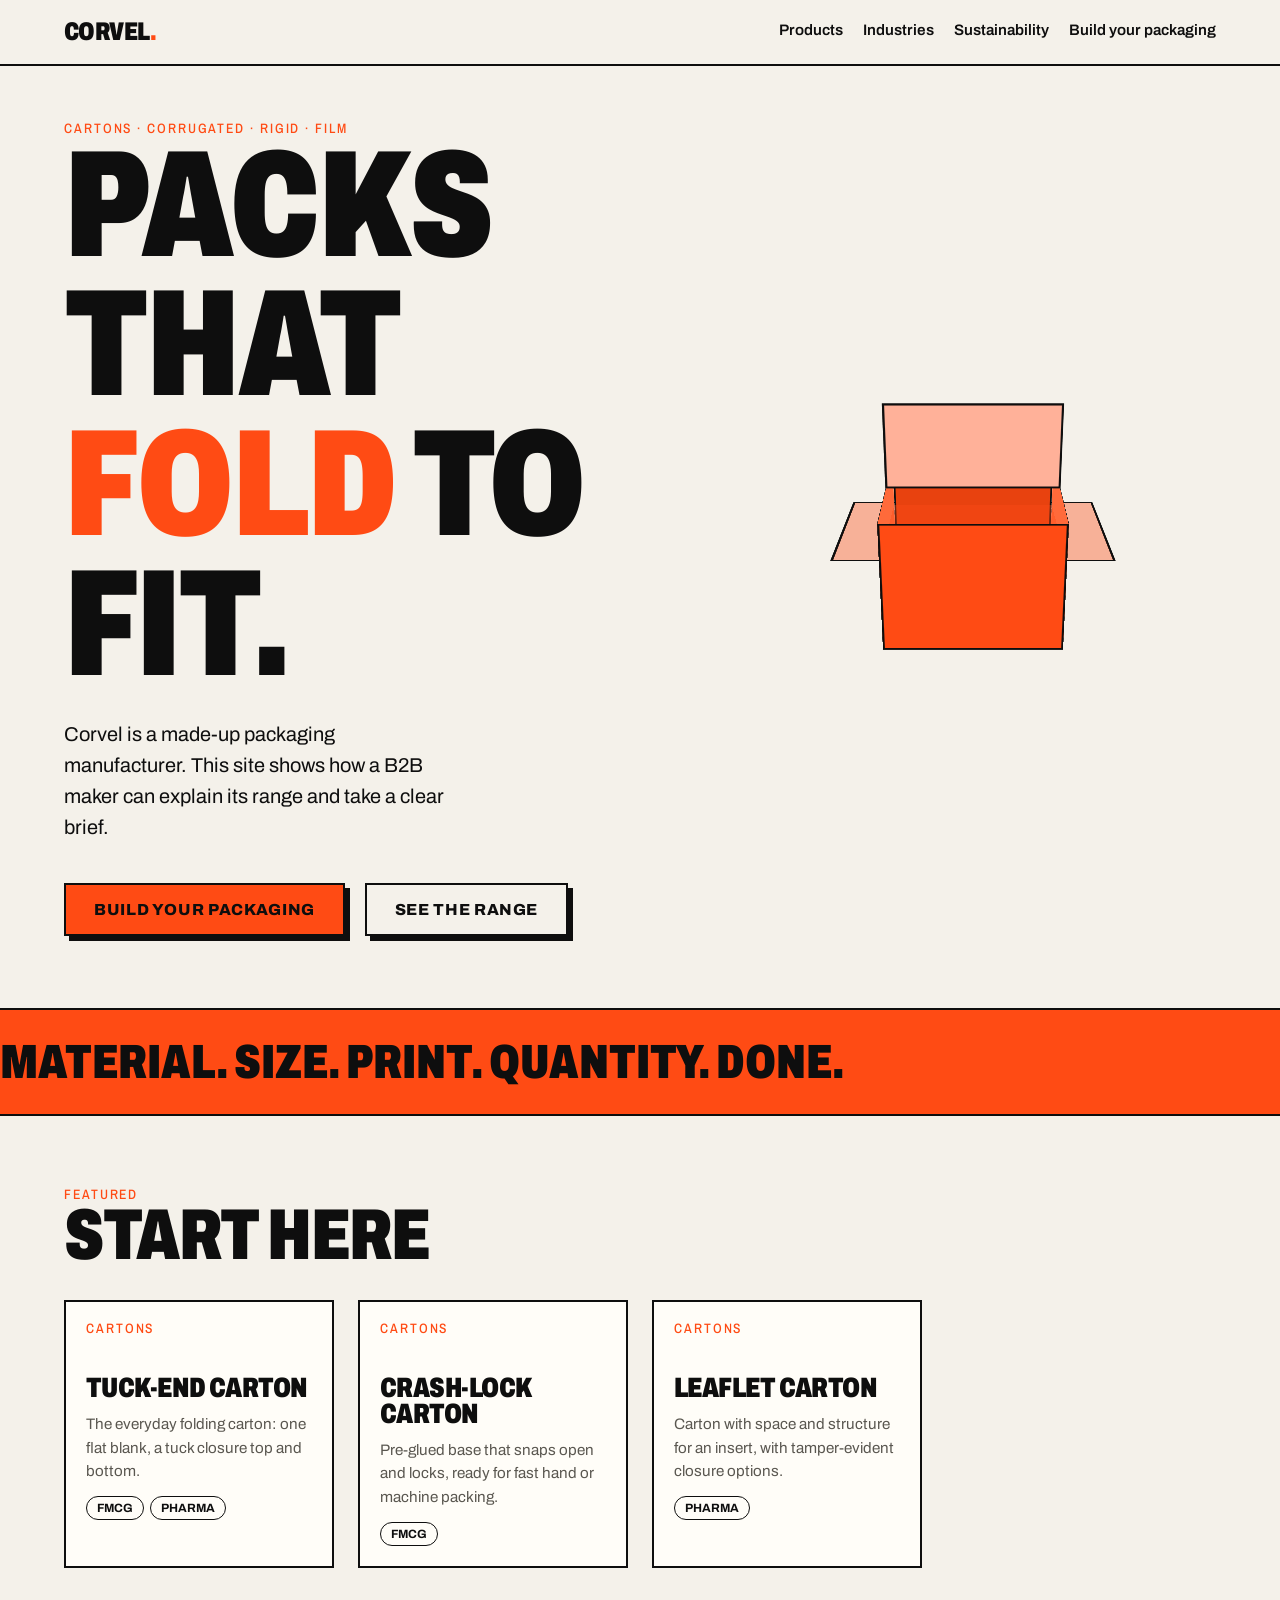
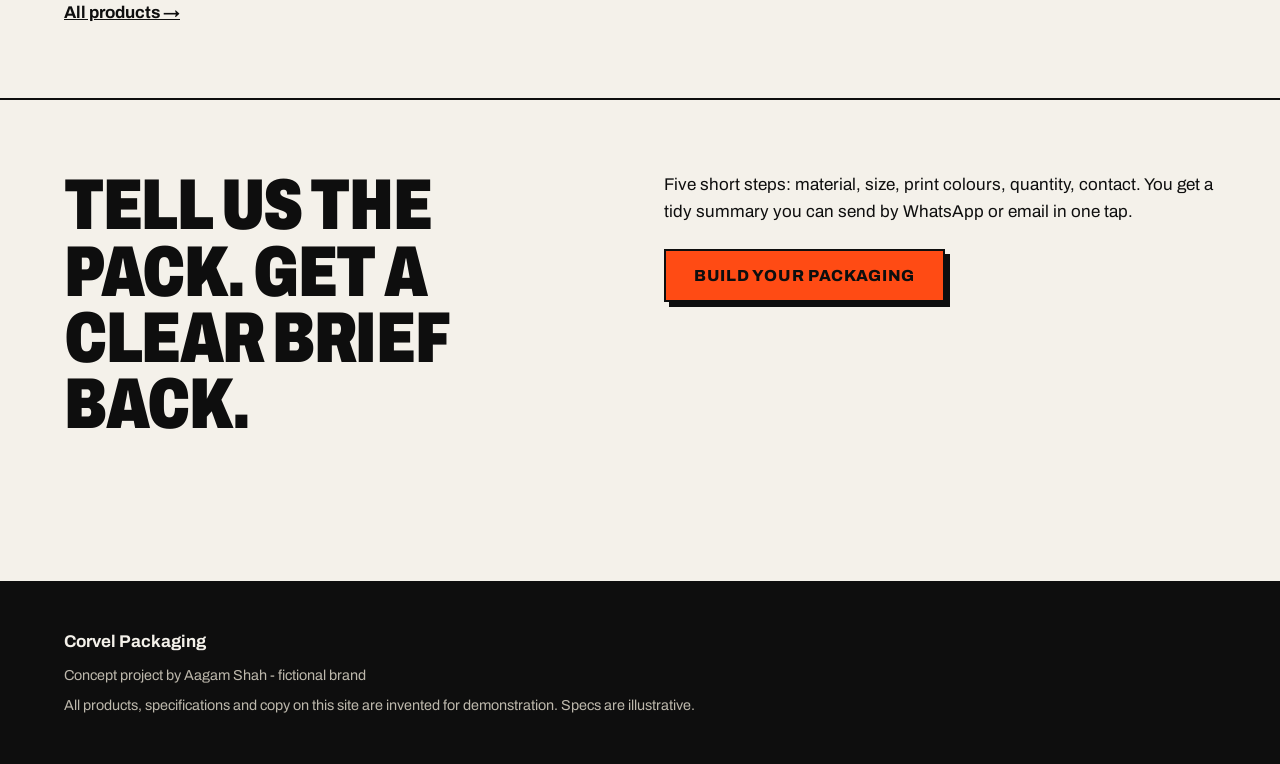
<file: index.html>
<!doctype html>
<html lang="en">
<head>
<meta charset="utf-8">
<meta name="viewport" content="width=device-width, initial-scale=1">
<title>Corvel Packaging · Concept</title>
<meta name="description" content="Concept site for a fictional packaging manufacturer: cartons, corrugated, rigid boxes and flexible film.">
<link rel="stylesheet" href="style.css">
</head>
<body data-page="home">
<div id="chrome-top"></div>
<main>
  <div class="wrap hero">
    <div>
      <p class="eyebrow">Cartons · Corrugated · Rigid · Film</p>
      <h1>Packs that <em>fold</em> to fit.</h1>
      <p class="lede">Corvel is a made-up packaging manufacturer. This site shows how a B2B maker can explain its range and take a clear brief.</p>
      <div class="actions">
        <a class="btn" href="build.html">Build your packaging</a>
        <a class="btn alt" href="products.html">See the range</a>
      </div>
    </div>
    <div class="stage" aria-hidden="true">
      <div class="scene">
        <div class="film"></div><div class="film"></div><div class="film"></div>
        <div class="box"><div class="f"></div><div class="k"></div><div class="l"></div><div class="r"></div><div class="b"></div><div class="flap ff"></div><div class="flap fk"></div></div>
      </div>
    </div>
  </div>
  <div class="band"><p>Material. Size. Print. Quantity. Done.</p></div>
  <section><div class="wrap">
    <p class="eyebrow">Featured</p><h2>Start here</h2>
    <div class="grid" id="featured"></div>
    <p style="margin-top:32px"><a href="products.html"><strong>All products →</strong></a></p>
  </div></section>
  <section><div class="wrap cols">
    <h2>Tell us the pack. Get a clear brief back.</h2>
    <div><p>Five short steps: material, size, print colours, quantity, contact. You get a tidy summary you can send by WhatsApp or email in one tap.</p>
    <p style="margin-top:1.5rem"><a class="btn" href="build.html">Build your packaging</a></p></div>
  </div></section>
</main>
<div id="chrome-bottom"></div>
<script src="data.js"></script>
<script src="app.js"></script>
</body>
</html>
</file>
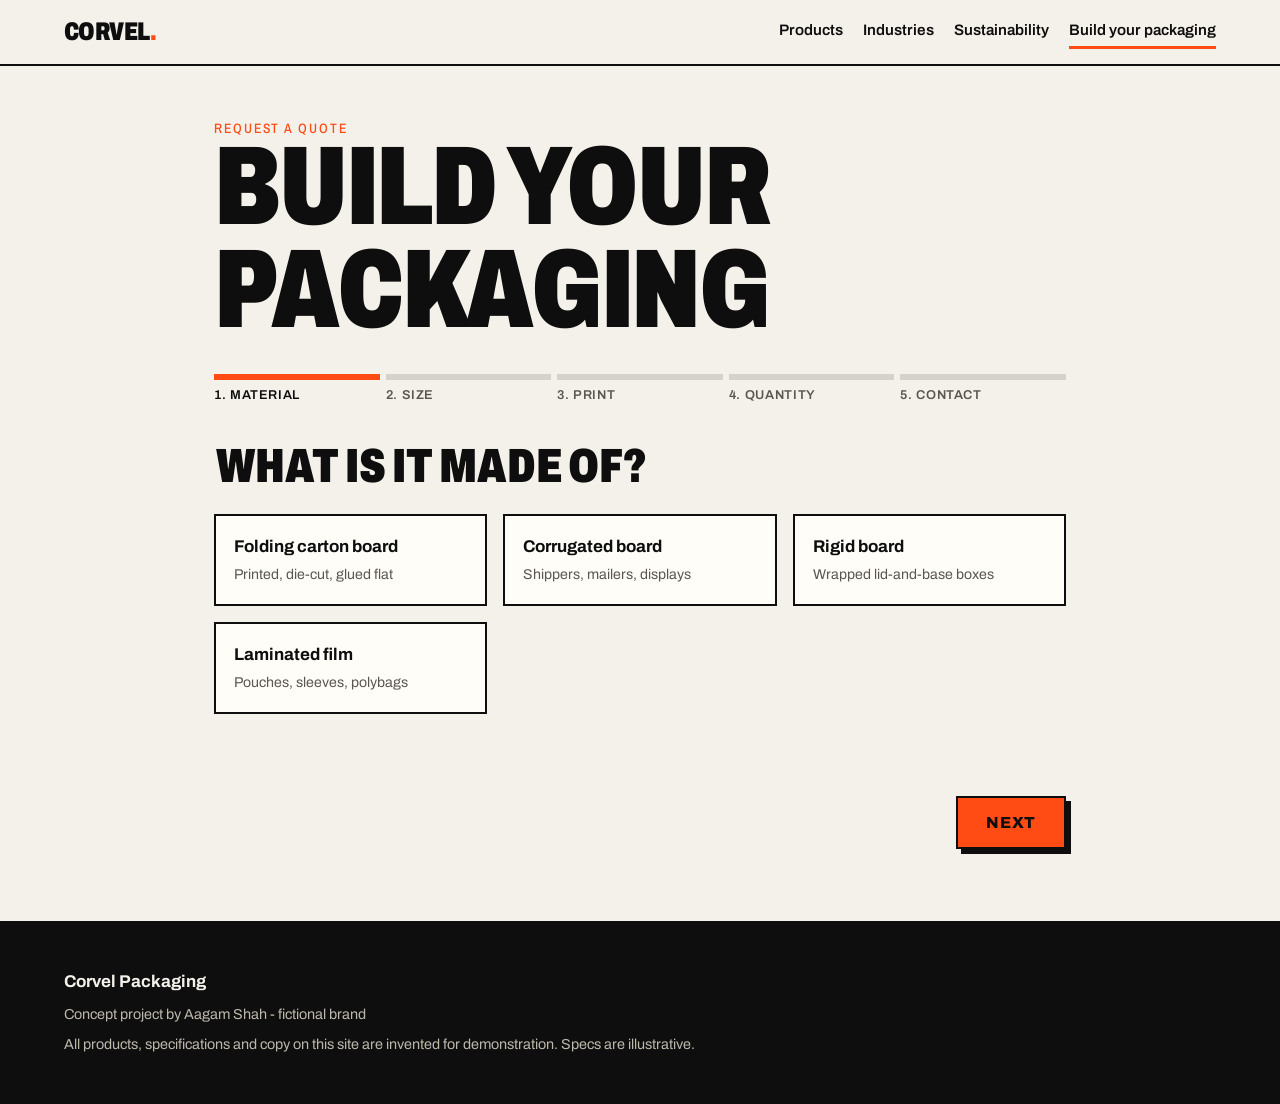
<file: build.html>
<!doctype html>
<html lang="en">
<head>
<meta charset="utf-8">
<meta name="viewport" content="width=device-width, initial-scale=1">
<title>Build your packaging · Corvel Packaging</title>
<link rel="stylesheet" href="style.css">
</head>
<body data-page="build">
<div id="chrome-top"></div>
<main class="wrap" style="padding-top:56px;max-width:900px">
  <p class="eyebrow">Request a quote</p>
  <h1 style="font-size:clamp(3rem,9vw,7rem)">Build your packaging</h1>
  <div id="wizard" style="margin-top:32px"></div>
</main>
<div id="chrome-bottom"></div>
<script src="data.js"></script>
<script src="app.js"></script>
</body>
</html>
</file>
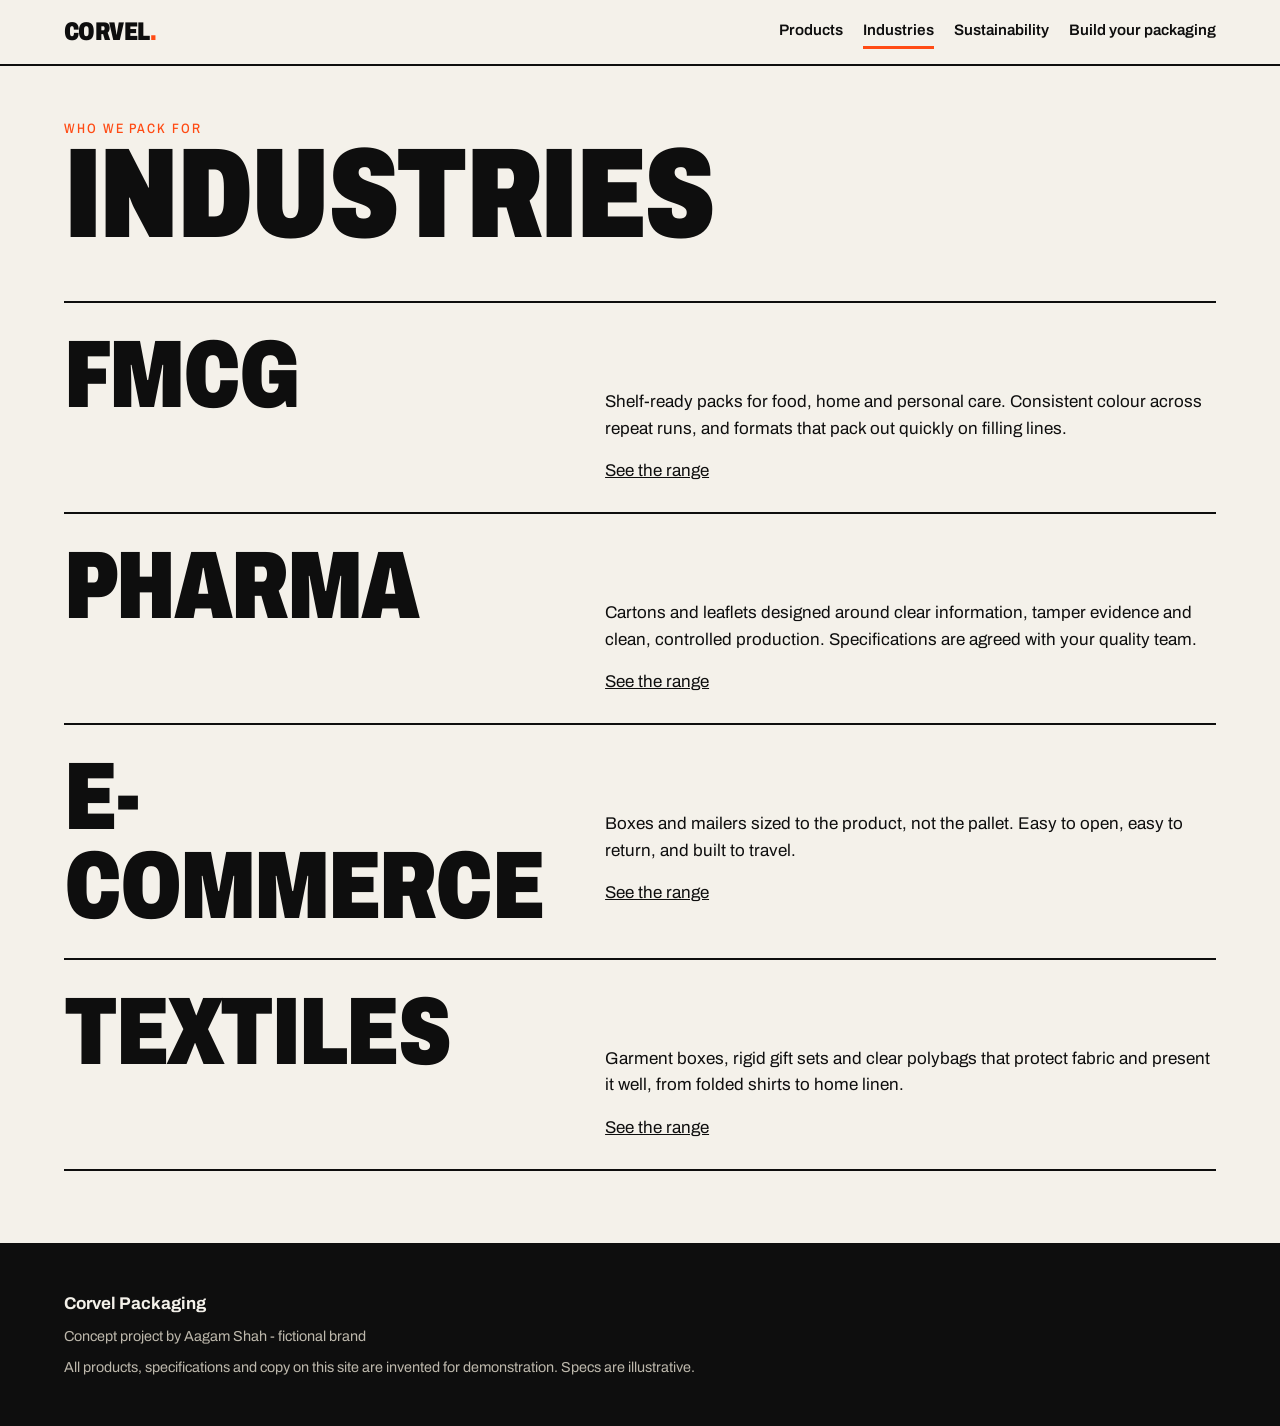
<file: industries.html>
<!doctype html>
<html lang="en">
<head>
<meta charset="utf-8">
<meta name="viewport" content="width=device-width, initial-scale=1">
<title>Industries · Corvel Packaging</title>
<link rel="stylesheet" href="style.css">
</head>
<body data-page="industries">
<div id="chrome-top"></div>
<main class="wrap" style="padding-top:56px">
  <p class="eyebrow">Who we pack for</p>
  <h1 style="font-size:clamp(3rem,10vw,8rem);margin-bottom:48px">Industries</h1>
  <div id="ind" style="border-top:2px solid var(--ink)"></div>
</main>
<div id="chrome-bottom"></div>
<script src="data.js"></script>
<script src="app.js"></script>
</body>
</html>
</file>
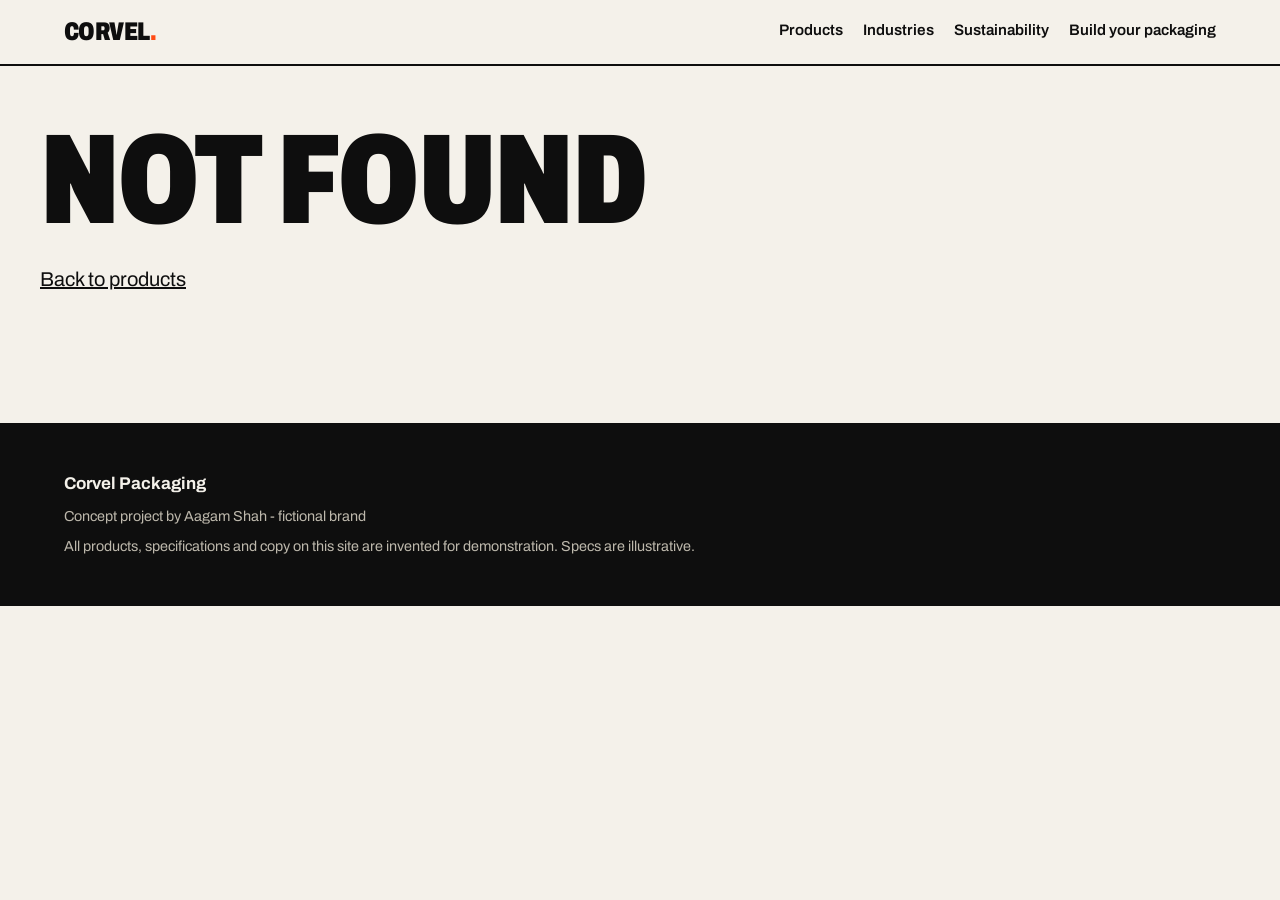
<file: product.html>
<!doctype html>
<html lang="en">
<head>
<meta charset="utf-8">
<meta name="viewport" content="width=device-width, initial-scale=1">
<title>Product · Corvel Packaging</title>
<link rel="stylesheet" href="style.css">
</head>
<body data-page="product">
<div id="chrome-top"></div>
<main id="pdp"></main>
<div id="chrome-bottom"></div>
<script src="data.js"></script>
<script src="app.js"></script>
</body>
</html>
</file>
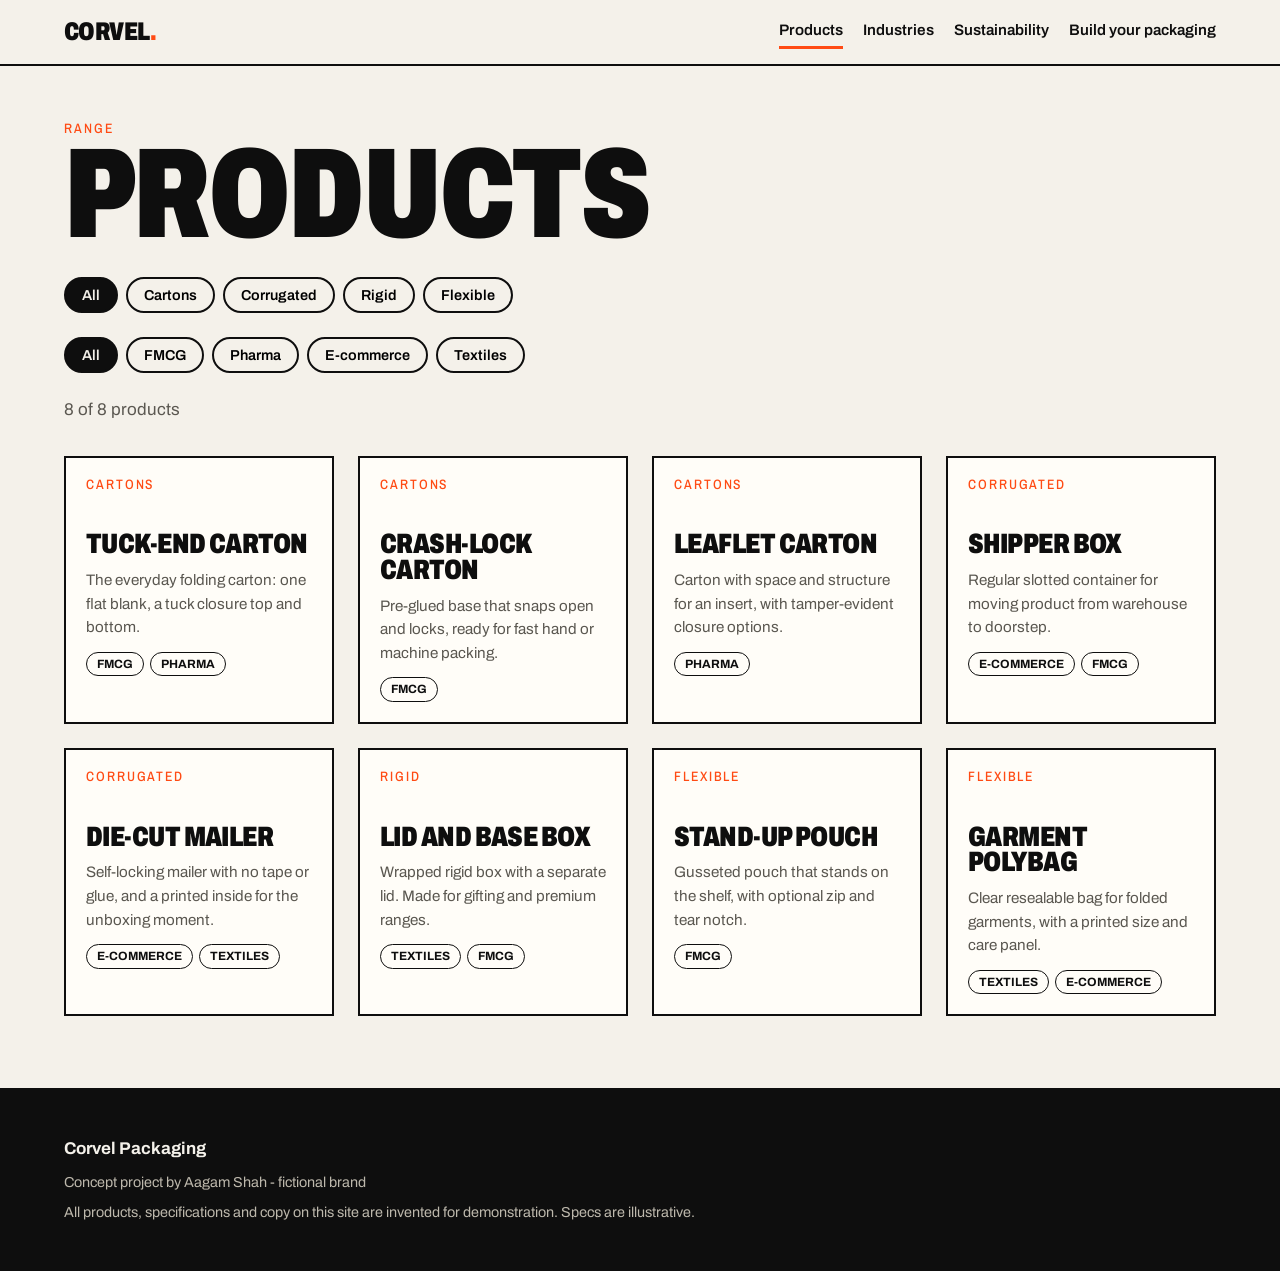
<file: products.html>
<!doctype html>
<html lang="en">
<head>
<meta charset="utf-8">
<meta name="viewport" content="width=device-width, initial-scale=1">
<title>Products · Corvel Packaging</title>
<link rel="stylesheet" href="style.css">
</head>
<body data-page="products">
<div id="chrome-top"></div>
<main class="wrap" style="padding-top:56px">
  <p class="eyebrow">Range</p>
  <h1 style="font-size:clamp(3rem,10vw,8rem)">Products</h1>
  <div id="chips"></div>
  <p class="muted" id="count" role="status" style="margin-top:24px"></p>
  <div class="grid" id="grid"></div>
</main>
<div id="chrome-bottom"></div>
<script src="data.js"></script>
<script src="app.js"></script>
</body>
</html>
</file>
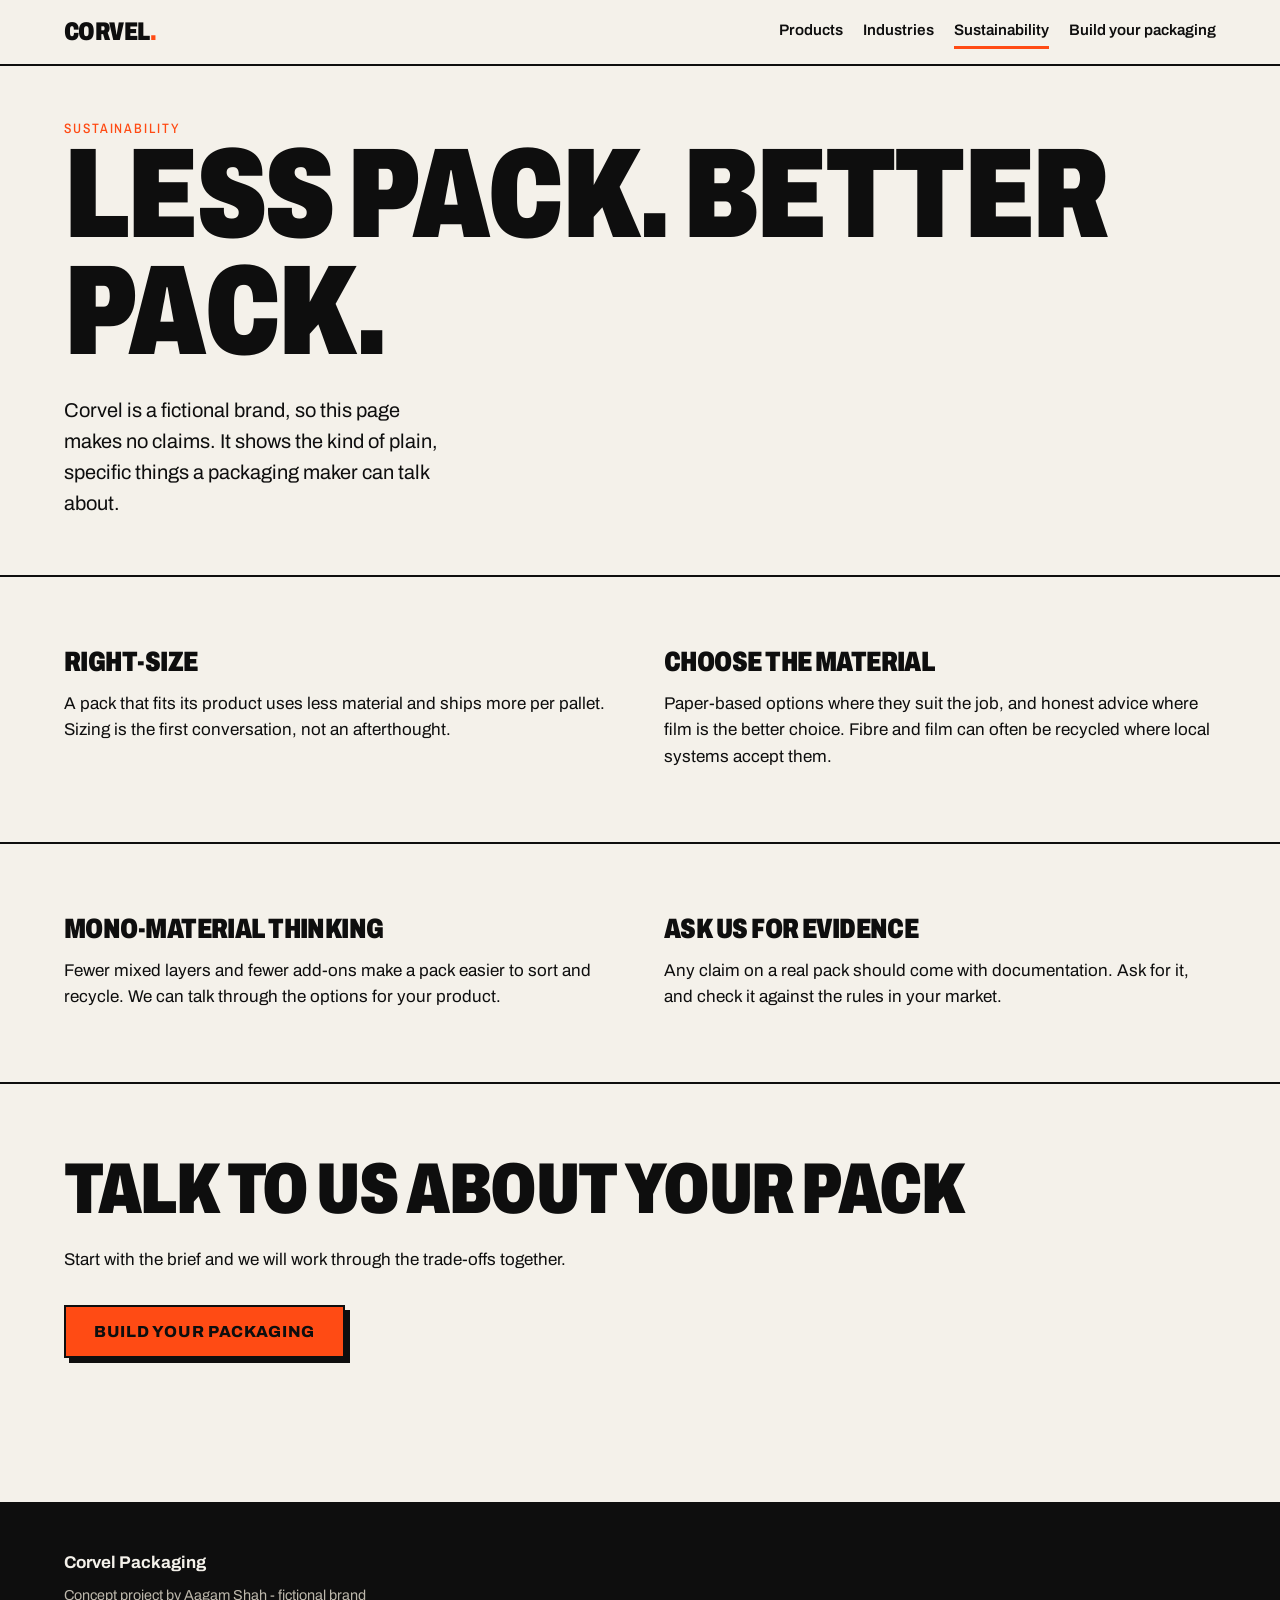
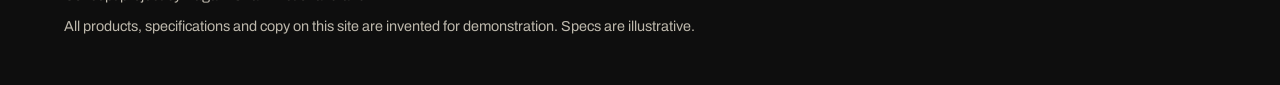
<file: sustainability.html>
<!doctype html>
<html lang="en">
<head>
<meta charset="utf-8">
<meta name="viewport" content="width=device-width, initial-scale=1">
<title>Sustainability · Corvel Packaging</title>
<link rel="stylesheet" href="style.css">
</head>
<body data-page="sustainability">
<div id="chrome-top"></div>
<main class="wrap" style="padding-top:56px">
  <p class="eyebrow">Sustainability</p>
  <h1 style="font-size:clamp(3rem,10vw,8rem)">Less pack. Better pack.</h1>
  <p class="lede">Corvel is a fictional brand, so this page makes no claims. It shows the kind of plain, specific things a packaging maker can talk about.</p>
</main>
<section style="margin-top:56px"><div class="wrap cols">
  <div><h3>Right-size</h3><p style="margin-top:1rem">A pack that fits its product uses less material and ships more per pallet. Sizing is the first conversation, not an afterthought.</p></div>
  <div><h3>Choose the material</h3><p style="margin-top:1rem">Paper-based options where they suit the job, and honest advice where film is the better choice. Fibre and film can often be recycled where local systems accept them.</p></div>
</div></section>
<section><div class="wrap cols">
  <div><h3>Mono-material thinking</h3><p style="margin-top:1rem">Fewer mixed layers and fewer add-ons make a pack easier to sort and recycle. We can talk through the options for your product.</p></div>
  <div><h3>Ask us for evidence</h3><p style="margin-top:1rem">Any claim on a real pack should come with documentation. Ask for it, and check it against the rules in your market.</p></div>
</div></section>
<section><div class="wrap">
  <h2>Talk to us about your pack</h2>
  <p style="margin:1.5rem 0 2rem">Start with the brief and we will work through the trade-offs together.</p>
  <a class="btn" href="build.html">Build your packaging</a>
</div></section>
<div id="chrome-bottom"></div>
<script src="data.js"></script>
<script src="app.js"></script>
</body>
</html>
</file>
<file: style.css>
@import url('https://fonts.googleapis.com/css2?family=Archivo:wdth,wght@62..125,100..900&family=Archivo+Narrow:wght@500&display=swap');

:root { --bg: #f4f1ea; --ink: #0e0e0e; --accent: #ff4b14; --line: #0e0e0e22; --muted: #5a5750; }
* { box-sizing: border-box; margin: 0; }
html { scroll-behavior: smooth; }
body { background: var(--bg); color: var(--ink); font: 400 1.0625rem/1.55 'Archivo', system-ui, sans-serif; -webkit-font-smoothing: antialiased; }
a { color: inherit; }
:focus-visible { outline: 3px solid var(--accent); outline-offset: 3px; }
.wrap { max-width: 1200px; margin: 0 auto; padding: 0 24px; }

/* type */
h1, h2, h3 { font-weight: 900; font-stretch: 75%; line-height: .92; letter-spacing: -.02em; text-transform: uppercase; }
h1 { font-size: clamp(3.5rem, 12vw, 9.5rem); }
h2 { font-size: clamp(2.25rem, 6vw, 4.5rem); }
h3 { font-size: 1.75rem; }
.eyebrow { font: 500 .85rem/1 'Archivo Narrow', sans-serif; letter-spacing: .14em; text-transform: uppercase; color: var(--accent); }
.lede { font-size: 1.25rem; max-width: 36ch; margin-top: 1.5rem; }
.muted { color: var(--muted); }
section { padding: 72px 0; border-top: 2px solid var(--ink); }

/* header / footer */
header { position: sticky; top: 0; z-index: 10; background: var(--bg); border-bottom: 2px solid var(--ink); }
header .wrap { display: flex; align-items: center; justify-content: space-between; height: 64px; gap: 16px; }
.logo { font-weight: 900; font-stretch: 75%; font-size: 1.6rem; text-transform: uppercase; text-decoration: none; letter-spacing: -.02em; }
.logo i { color: var(--accent); font-style: normal; }
nav { display: flex; gap: 20px; flex-wrap: wrap; font-weight: 600; font-size: .95rem; }
nav a { text-decoration: none; padding: 4px 0; border-bottom: 3px solid transparent; }
nav a:hover, nav a[aria-current] { border-color: var(--accent); }
footer { background: var(--ink); color: var(--bg); padding: 48px 0; margin-top: 72px; }
footer p + p { margin-top: .5rem; color: #bdb8ac; font-size: .9rem; }

/* buttons & chips */
.btn { display: inline-block; background: var(--accent); color: var(--ink); font: 800 1rem 'Archivo', sans-serif; text-transform: uppercase; letter-spacing: .04em; padding: 16px 28px; border: 2px solid var(--ink); text-decoration: none; cursor: pointer; box-shadow: 5px 5px 0 var(--ink); transition: transform .12s, box-shadow .12s; }
.btn:hover { transform: translate(3px, 3px); box-shadow: 2px 2px 0 var(--ink); }
.btn.alt { background: var(--bg); }
.chips { display: flex; flex-wrap: wrap; gap: 8px; margin: 24px 0 0; }
.chip { font: 600 .9rem 'Archivo', sans-serif; padding: 8px 16px; border: 2px solid var(--ink); background: none; cursor: pointer; border-radius: 99px; }
.chip[aria-pressed="true"] { background: var(--ink); color: var(--bg); }

/* hero */
.hero { padding: 56px 24px 72px; border: 0; display: grid; grid-template-columns: 1.3fr 1fr; gap: 32px; align-items: center; }
.hero h1 em { font-style: normal; color: var(--accent); }
.hero .actions { margin-top: 2.5rem; display: flex; flex-wrap: wrap; gap: 20px; }

/* CSS 3D folding box: flaps open and close while the box turns, film sheets float up through it */
.stage { height: 420px; perspective: 900px; display: grid; place-items: center; }
.scene { position: relative; transform-style: preserve-3d; width: 100%; height: 100%; display: grid; place-items: center; }
.box { --w: 170px; --h: 130px; position: relative; width: var(--w); height: var(--h); transform-style: preserve-3d; transform: rotateX(-24deg); animation: spin 14s linear infinite; margin-top: 40px; }
.box > div { position: absolute; border: 2px solid var(--ink); left: 0; top: 0; }
.box .f, .box .k, .box .l, .box .r { width: var(--w); height: var(--h); }
.box .f { transform: translateZ(calc(var(--w) / 2)); background: var(--accent); }
.box .k { transform: rotateY(180deg) translateZ(calc(var(--w) / 2)); background: #e8420f; }
.box .l { transform: rotateY(-90deg) translateZ(calc(var(--w) / 2)); background: #ff6a3a; }
.box .r { transform: rotateY(90deg) translateZ(calc(var(--w) / 2)); background: #ff6a3a; }
.box .b { width: var(--w); height: var(--w); top: calc((var(--h) - var(--w)) / 2); transform: rotateX(90deg) translateZ(calc(var(--h) / -2)); background: #c93a0b; }
.box .flap { width: var(--w); height: calc(var(--w) / 2); top: calc(var(--w) / -2); transform-origin: bottom; background: #ffb199; }
.box .ff { animation: flapF 5s ease-in-out infinite; }
.box .fk { animation: flapK 5s ease-in-out infinite; }
.film { position: absolute; top: 50%; left: 50%; width: 260px; height: 170px; margin: -85px 0 0 -130px; border: 2px solid var(--ink); background: #ff4b1426; transform: rotateX(70deg); animation: float 5s ease-in-out infinite; }
.film:nth-child(2) { animation-delay: -1.6s; }
.film:nth-child(3) { animation-delay: -3.2s; }
@keyframes spin { to { transform: rotateX(-24deg) rotateY(360deg); } }
@keyframes flapF { 0%, 15%, 100% { transform: translateZ(calc(var(--w) / 2)) rotateX(0); } 45%, 70% { transform: translateZ(calc(var(--w) / 2)) rotateX(90deg); } }
@keyframes flapK { 0%, 15%, 100% { transform: rotateY(180deg) translateZ(calc(var(--w) / 2)) rotateX(0); } 45%, 70% { transform: rotateY(180deg) translateZ(calc(var(--w) / 2)) rotateX(90deg); } }
@keyframes float { 0%, 100% { translate: 0 90px; opacity: .3; } 50% { translate: 0 -40px; opacity: 1; } }
@media (prefers-reduced-motion: reduce) { .box, .film, .box .flap { animation: none; } }

/* statement band */
.band { background: var(--accent); border-top: 2px solid var(--ink); padding: 28px 0; overflow: hidden; }
.band p { font: 900 clamp(1.5rem, 4vw, 3rem)/1 'Archivo', sans-serif; font-stretch: 75%; text-transform: uppercase; }

/* grid / cards */
.grid { display: grid; grid-template-columns: repeat(auto-fill, minmax(260px, 1fr)); gap: 24px; margin-top: 32px; }
.card { display: block; text-decoration: none; border: 2px solid var(--ink); padding: 20px; background: #fffdf8; transition: transform .15s, box-shadow .15s; min-height: 220px; }
.card:hover { transform: translate(-3px, -3px); box-shadow: 6px 6px 0 var(--accent); }
.card .eyebrow { display: block; margin-bottom: 40px; }
.card h3 { margin-bottom: 12px; }
.card p { font-size: .95rem; color: var(--muted); }
.tag { display: inline-block; font-size: .75rem; font-weight: 700; border: 1.5px solid var(--ink); border-radius: 99px; padding: 2px 10px; margin: 12px 6px 0 0; text-transform: uppercase; }
.cols { display: grid; grid-template-columns: 1fr 1fr; gap: 48px; }
.ind { padding: 28px 0; border-bottom: 2px solid var(--ink); display: grid; grid-template-columns: 1fr 1.2fr; gap: 32px; align-items: baseline; }
.ind h2 { font-size: clamp(2.5rem, 8vw, 6rem); }

/* spec table */
table { border-collapse: collapse; width: 100%; margin-top: 16px; }
th, td { text-align: left; padding: 14px 12px; border-bottom: 1.5px solid var(--ink); vertical-align: top; }
th { width: 40%; font-weight: 700; text-transform: uppercase; font-size: .85rem; letter-spacing: .06em; }
caption { text-align: left; font-size: .9rem; color: var(--muted); caption-side: bottom; padding-top: 12px; }
.pdp-hero { padding: 56px 0; border: 0; }
.pdp-hero h1 { font-size: clamp(3rem, 10vw, 8rem); }

/* wizard */
.steps { display: flex; gap: 6px; margin: 24px 0 40px; padding: 0; list-style: none; }
.steps li { flex: 1; border-top: 6px solid var(--line); padding-top: 8px; font: 600 .8rem 'Archivo', sans-serif; text-transform: uppercase; letter-spacing: .05em; color: var(--muted); }
.steps li.on { border-color: var(--accent); color: var(--ink); }
.steps li.done { border-color: var(--ink); color: var(--ink); }
fieldset { border: 0; padding: 0; min-width: 0; }
legend { font: 900 clamp(1.8rem, 5vw, 3rem)/1 'Archivo', sans-serif; font-stretch: 75%; text-transform: uppercase; margin-bottom: 24px; }
.opts { display: grid; grid-template-columns: repeat(auto-fill, minmax(220px, 1fr)); gap: 16px; }
.opt { position: relative; }
.opt input { position: absolute; opacity: 0; inset: 0; width: 100%; height: 100%; cursor: pointer; margin: 0; }
.opt span { display: block; border: 2px solid var(--ink); padding: 18px; background: #fffdf8; height: 100%; font-weight: 700; }
.opt small { display: block; font-weight: 400; color: var(--muted); margin-top: 4px; }
.opt input:checked + span { background: var(--ink); color: var(--bg); }
.opt input:checked + span small { color: #bdb8ac; }
.opt input:focus-visible + span { outline: 3px solid var(--accent); outline-offset: 3px; }
label.f { display: block; font-weight: 700; font-size: .9rem; margin-bottom: 16px; }
label.f input, label.f textarea { display: block; width: 100%; margin-top: 6px; font: inherit; padding: 12px; border: 2px solid var(--ink); background: #fffdf8; }
.row { display: grid; grid-template-columns: repeat(auto-fit, minmax(160px, 1fr)); gap: 16px; }
.nav-row { display: flex; justify-content: space-between; margin-top: 40px; gap: 16px; flex-wrap: wrap; }
.err { color: #b3260a; font-weight: 700; margin-top: 16px; min-height: 1.5em; }
pre.summary { background: #fffdf8; border: 2px solid var(--ink); padding: 24px; font: 500 1rem/1.7 ui-monospace, Menlo, monospace; white-space: pre-wrap; }

@media (max-width: 800px) {
  .hero, .cols, .ind { grid-template-columns: 1fr; }
  .stage { height: 320px; }
  nav { gap: 12px; font-size: .85rem; }
  header .wrap { height: auto; padding-top: 12px; padding-bottom: 12px; flex-direction: column; align-items: flex-start; }
  .steps li { font-size: .62rem; }
}
</file>
